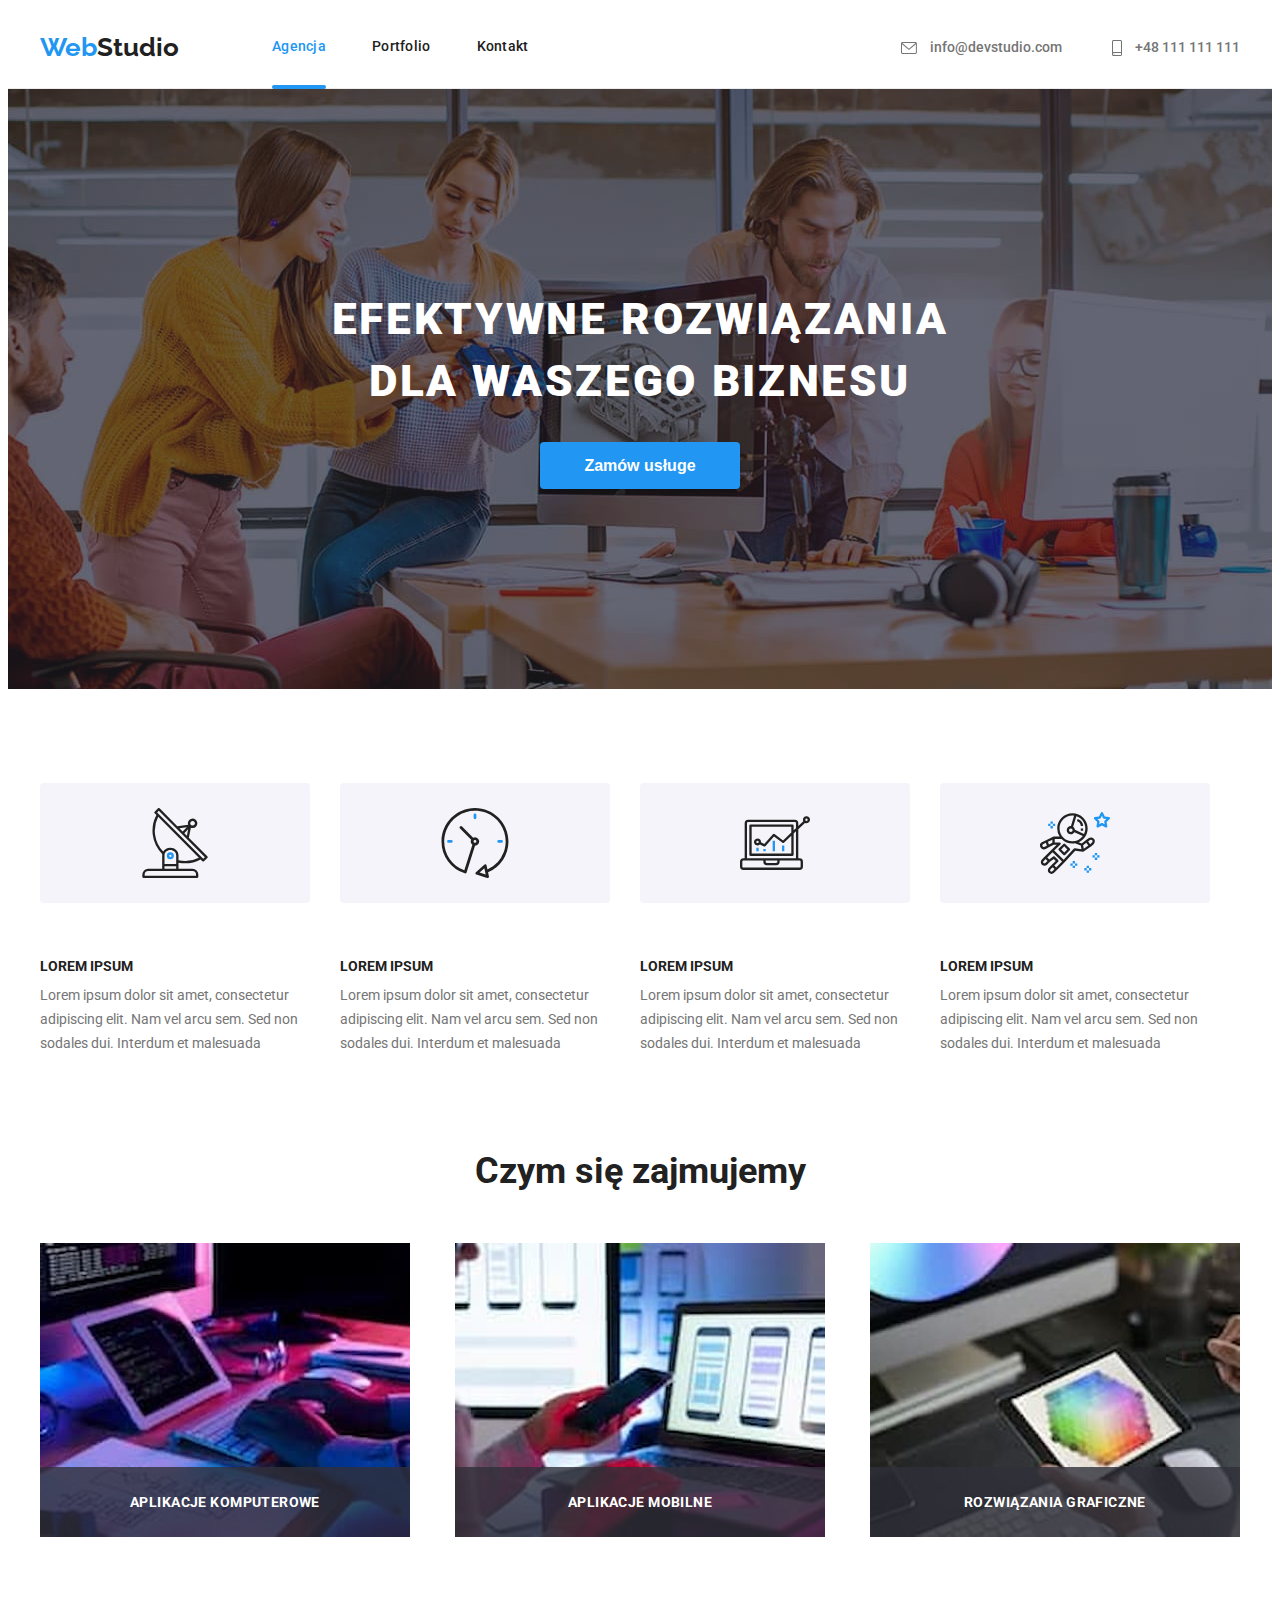
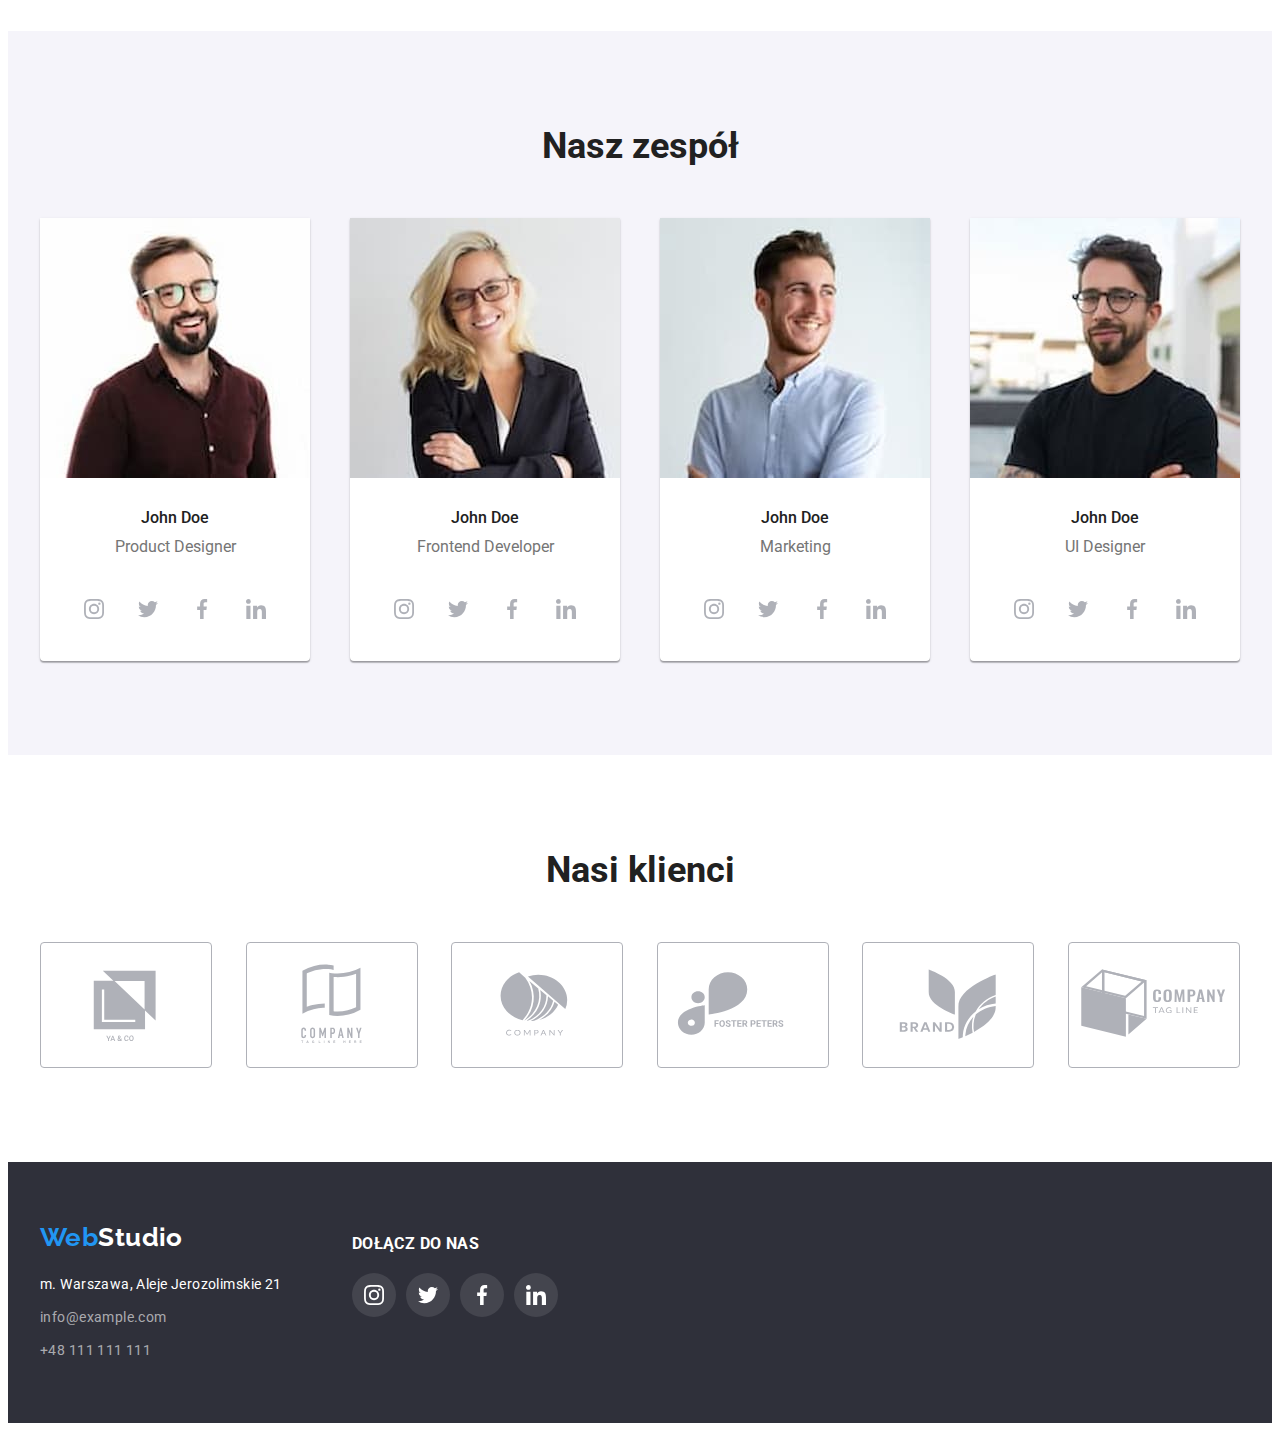
<file: index.html>
<!DOCTYPE html>
<html lang="pl">
  <head>
    <meta charset="UTF-8" />
    <title>hw3-main page</title>
    <link
      rel="stylesheet"
      href="https://cdnjs.cloudflare.com/ajax/libs/modern-normalize/1.1.0/modern-normalize.min.css"
      integrity="sha512-wpPYUAdjBVSE4KJnH1VR1HeZfpl1ub8YT/NKx4PuQ5NmX2tKuGu6U/JRp5y+Y8XG2tV+wKQpNHVUX03MfMFn9Q=="
      crossorigin="anonymous"
      referrerpolicy="no-referrer"
    />
    <link rel="stylesheet" href="./css/style.css" />
    <link rel="preconnect" href="https://fonts.googleapis.com" />
    <link rel="preconnect" href="https://fonts.gstatic.com" crossorigin />
    <link
      href="https://fonts.googleapis.com/css2?family=Raleway:wght@700&family=Roboto:wght@400;500;700;900&display=swap"
      rel="stylesheet"
    />
  </head>
  <body>
    <header class="header-wrapper">
      <div class="container">
        <nav class="menu">
          <a class="logo-main-style" href="#"
            ><span class="logo">Web</span><span class="logo-part-2">Studio</span></a
          >
          <ul class="nav-links">
            <li><a class="active" href="#">Agencja</a></li>
            <li><a href="portfolio.html">Portfolio</a></li>
            <li><a href="#">Kontakt</a></li>
          </ul>
        </nav>
        <div class="header-space-needed order-contact">
          <a class="contact" href="info@devstudio.com">
            <svg width="16px" height="12px">
              <use href="./images/icons.svg#icon-envelope"></use>
            </svg>
            info@devstudio.com
          </a>
          <a class="contact" href="tel:48111111111">
            <svg class="smartphone-icon" width="10px" height="16px">
              <use href="./images/icons.svg#icon-smartphone"></use>
            </svg>
            +48 111 111 111
          </a>
        </div>
      </div>
    </header>
    <main>
      <section class="section order">
        <div class="container">
          <h1>EFEKTYWNE ROZWIĄZANIA DLA WASZEGO BIZNESU</h1>
          <button data-modal-open>Zamów usługe</button>
          <div class="backdrop is-hidden" data-modal>
            <div class="modal">
              <button class="modal-close-btn" data-modal-close>&times;</button>
            </div>
          </div>
        </div>
      </section>
      <section class="section td-headers">
        <div class="container">
          <ul>
            <li>
              <div class="containter-icons">
                <svg width="70" height="70">
                  <use href="./images/icons.svg#icon-antenna"></use>
                </svg>
              </div>
              <h3>LOREM IPSUM</h3>
              <p>
                Lorem ipsum dolor sit amet, consectetur adipiscing elit. Nam vel arcu sem. Sed non
                sodales dui. Interdum et malesuada
              </p>
            </li>
            <li>
              <div class="containter-icons">
                <svg width="70" height="70">
                  <use href="./images/icons.svg#icon-clock"></use>
                </svg>
              </div>
              <h3>LOREM IPSUM</h3>
              <p>
                Lorem ipsum dolor sit amet, consectetur adipiscing elit. Nam vel arcu sem. Sed non
                sodales dui. Interdum et malesuada
              </p>
            </li>
            <li>
              <div class="containter-icons">
                <svg width="70" height="70">
                  <use href="./images/icons.svg#icon-diagram"></use>
                </svg>
              </div>
              <h3>LOREM IPSUM</h3>
              <p>
                Lorem ipsum dolor sit amet, consectetur adipiscing elit. Nam vel arcu sem. Sed non
                sodales dui. Interdum et malesuada
              </p>
            </li>
            <li>
              <div class="containter-icons">
                <svg width="70" height="70">
                  <use href="./images/icons.svg#icon-astronaut"></use>
                </svg>
              </div>
              <h3>LOREM IPSUM</h3>
              <p>
                Lorem ipsum dolor sit amet, consectetur adipiscing elit. Nam vel arcu sem. Sed non
                sodales dui. Interdum et malesuada
              </p>
            </li>
          </ul>
        </div>
      </section>
      <section class="section no-space-between-padding headers">
        <div class="container">
          <h2>Czym się zajmujemy</h2>
          <ul class="images-what-we-do">
            <li>
              <img src="images/computer1.jpg" alt="komputer" height="294" width="370" />
              <div>
                <p class="no-opacity">APLIKACJE KOMPUTEROWE</p>
              </div>
            </li>
            <li>
              <img src="images/laptop2.jpg" alt="laptop" height="294" width="370" />
              <div>
                <p class="no-opacity">APLIKACJE MOBILNE</p>
              </div>
            </li>
            <li>
              <img src="images/tablet3.jpg" alt="kolorowy tablet" height="294" width="370" />
              <div>
                <p class="no-opacity">ROZWIĄZANIA GRAFICZNE</p>
              </div>
            </li>
          </ul>
        </div>
      </section>
      <section class="section order-team">
        <div class="container headers">
          <h2>Nasz zespół</h2>
          <ul class="main-team-members-layout">
            <li>
              <figure>
                <img
                  src="images/john-doe-1.jpg"
                  alt="uśmiechnięty pan w okularach"
                  height="260"
                  width="270"
                />
                <figcaption>
                  <div class="main-team-member">John Doe</div>
                  <div class="main-team-position">Product Designer</div>
                  <ul class="media-links-icons">
                    <li tabindex="0">
                      <svg width="20" height="20">
                        <use href="./images/icons.svg#icon-instagram"></use>
                      </svg>
                    </li>
                    <li tabindex="0">
                      <svg width="20" height="20">
                        <use href="./images/icons.svg#icon-twitter"></use>
                      </svg>
                    </li>
                    <li tabindex="0">
                      <svg width="20" height="20">
                        <use href="./images/icons.svg#icon-facebook"></use>
                      </svg>
                    </li>
                    <li tabindex="0">
                      <svg width="20" height="20">
                        <use href="./images/icons.svg#icon-linkedin"></use>
                      </svg>
                    </li>
                  </ul>
                </figcaption>
              </figure>
            </li>
            <li>
              <figure>
                <img
                  src="images/john-doe-2.jpg"
                  alt="uśmiechnięta blondynka"
                  height="260"
                  width="270"
                />
                <figcaption>
                  <div class="main-team-member">John Doe</div>
                  <div class="main-team-position">Frontend Developer</div>
                  <ul class="media-links-icons">
                    <li tabindex="0">
                      <svg width="20" height="20">
                        <use href="./images/icons.svg#icon-instagram"></use>
                      </svg>
                    </li>
                    <li tabindex="0">
                      <svg width="20" height="20">
                        <use href="./images/icons.svg#icon-twitter"></use>
                      </svg>
                    </li>
                    <li tabindex="0">
                      <svg width="20" height="20">
                        <use href="./images/icons.svg#icon-facebook"></use>
                      </svg>
                    </li>
                    <li tabindex="0">
                      <svg width="20" height="20">
                        <use href="./images/icons.svg#icon-linkedin"></use>
                      </svg>
                    </li>
                  </ul>
                </figcaption>
              </figure>
            </li>
            <li>
              <figure>
                <img
                  src="images/john-doe-3.jpg"
                  alt="uśmiechnięty pan patrzący w swoje lewo"
                  height="260"
                  width="270"
                />
                <figcaption>
                  <div class="main-team-member">John Doe</div>
                  <div class="main-team-position">Marketing</div>
                  <ul class="media-links-icons">
                    <li tabindex="0">
                      <svg width="20" height="20">
                        <use href="./images/icons.svg#icon-instagram"></use>
                      </svg>
                    </li>
                    <li tabindex="0">
                      <svg width="20" height="20">
                        <use href="./images/icons.svg#icon-twitter"></use>
                      </svg>
                    </li>
                    <li tabindex="0">
                      <svg width="20" height="20">
                        <use href="./images/icons.svg#icon-facebook"></use>
                      </svg>
                    </li>
                    <li tabindex="0">
                      <svg width="20" height="20">
                        <use href="./images/icons.svg#icon-linkedin"></use>
                      </svg>
                    </li>
                  </ul>
                </figcaption>
              </figure>
            </li>
            <li>
              <figure>
                <img
                  src="images/john-doe-4.jpg"
                  alt="pan z brodą na dworze"
                  height="260"
                  width="270"
                />
                <figcaption>
                  <div class="main-team-member">John Doe</div>
                  <div class="main-team-position">UI Designer</div>
                  <ul class="media-links-icons">
                    <li tabindex="0">
                      <svg width="20" height="20">
                        <use href="./images/icons.svg#icon-instagram"></use>
                      </svg>
                    </li>
                    <li tabindex="0">
                      <svg width="20" height="20">
                        <use href="./images/icons.svg#icon-twitter"></use>
                      </svg>
                    </li>
                    <li tabindex="0">
                      <svg width="20" height="20">
                        <use href="./images/icons.svg#icon-facebook"></use>
                      </svg>
                    </li>
                    <li tabindex="0">
                      <svg width="20" height="20">
                        <use href="./images/icons.svg#icon-linkedin"></use>
                      </svg>
                    </li>
                  </ul>
                </figcaption>
              </figure>
            </li>
          </ul>
        </div>
      </section>
      <section class="section headers">
        <div class="container">
          <h2>Nasi klienci</h2>
          <ul class="our-clients-main">
            <li tabindex="0">
              <a
                ><svg class="our-clients-outline">
                  <use href="./images/icons.svg#icon-logo-1"></use>
                </svg>
              </a>
            </li>
            <li tabindex="0">
              <a
                ><svg class="our-clients-outline">
                  <use href="./images/icons.svg#icon-logo-2"></use>
                </svg>
              </a>
            </li>
            <li tabindex="0">
              <a
                ><svg class="our-clients-outline">
                  <use href="./images/icons.svg#icon-logo-3"></use>
                </svg>
              </a>
            </li>
            <li tabindex="0">
              <a
                ><svg class="our-clients-outline">
                  <use href="./images/icons.svg#icon-logo-4"></use>
                </svg>
              </a>
            </li>
            <li tabindex="0">
              <a
                ><svg class="our-clients-outline">
                  <use href="./images/icons.svg#icon-logo-5"></use>
                </svg>
              </a>
            </li>
            <li tabindex="0">
              <a
                ><svg class="our-clients-outline">
                  <use href="./images/icons.svg#icon-logo-6"></use>
                </svg>
              </a>
            </li>
          </ul>
        </div>
      </section>
    </main>
    <footer class="footer-wrapper">
      <div class="container join-us-icons">
        <div>
          <a class="logo-main-style" href="#"
            ><span class="logo">Web</span><span class="logo-second-part-footer">Studio</span></a
          >
          <address>
            <ul>
              <li>
                <div><span>m. Warszawa, Aleje Jerozolimskie 21</span></div>
              </li>
              <li><a class="footer-contact" href="info@example.com">info@example.com</a></li>
              <li><a class="footer-contact" href="tel:48111111111">+48 111 111 111</a></li>
            </ul>
          </address>
        </div>
        <div class="join-us">
          <h3>DOŁĄCZ DO NAS</h3>
          <ul class="media-links-icons-footer">
            <li tabindex="0">
              <svg width="20" height="20">
                <use href="./images/icons.svg#icon-instagram"></use>
              </svg>
            </li>
            <li tabindex="0">
              <svg width="20" height="20">
                <use href="./images/icons.svg#icon-twitter"></use>
              </svg>
            </li>
            <li tabindex="0">
              <svg width="20" height="20">
                <use href="./images/icons.svg#icon-facebook"></use>
              </svg>
            </li>
            <li tabindex="0">
              <svg width="20" height="20">
                <use href="./images/icons.svg#icon-linkedin"></use>
              </svg>
            </li>
          </ul>
        </div>
      </div>
    </footer>
    <script src="./js/modal.js"></script>
  </body>
</html>
</file>
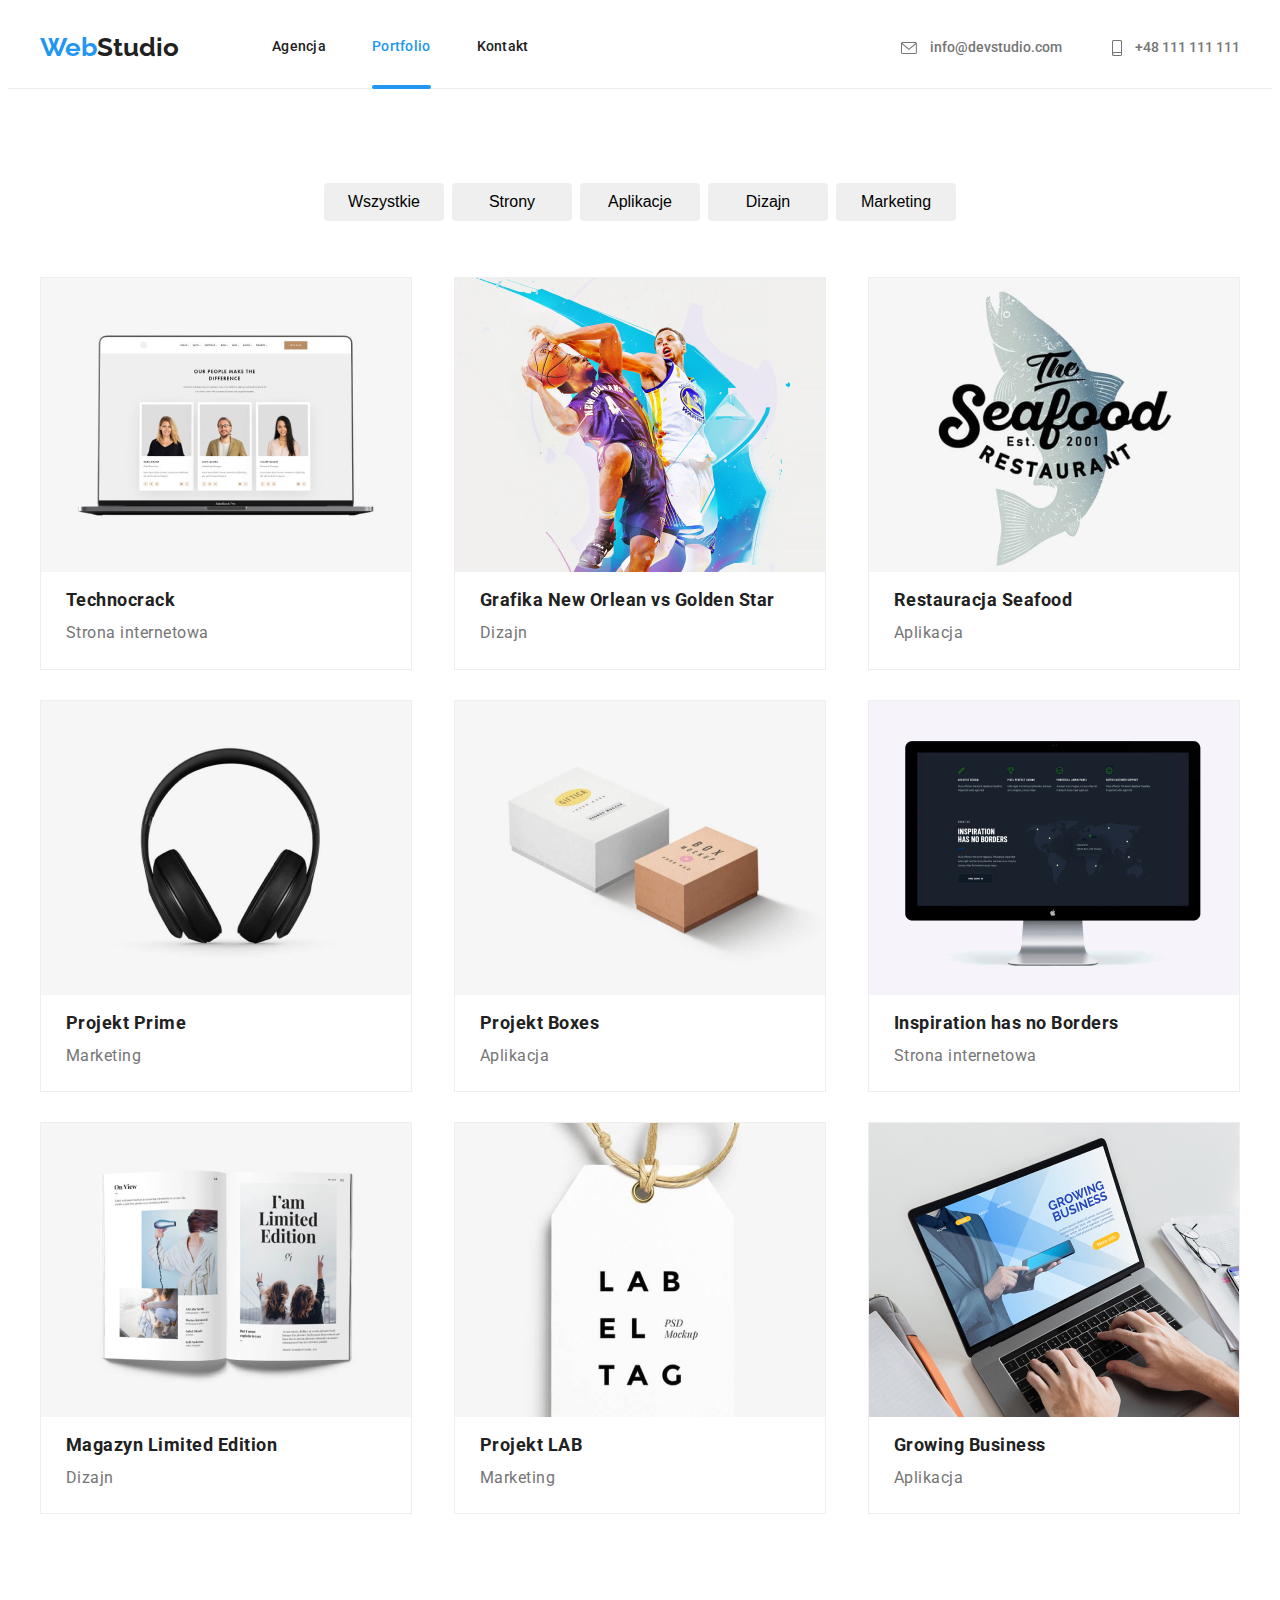
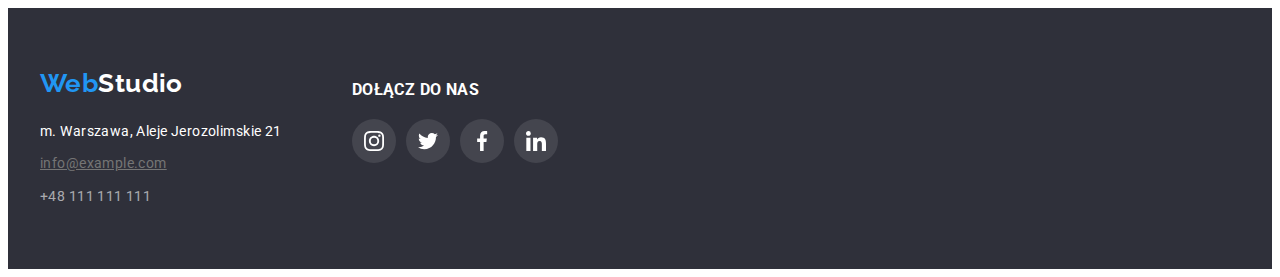
<file: portfolio.html>
<!DOCTYPE html>
<html lang="pl">
  <head>
    <meta charset="UTF-8" />
    <title>hw3-portfolio</title>
    <link
      rel="stylesheet"
      href="https://cdnjs.cloudflare.com/ajax/libs/modern-normalize/1.1.0/modern-normalize.min.css"
      integrity="sha512-wpPYUAdjBVSE4KJnH1VR1HeZfpl1ub8YT/NKx4PuQ5NmX2tKuGu6U/JRp5y+Y8XG2tV+wKQpNHVUX03MfMFn9Q=="
      crossorigin="anonymous"
      referrerpolicy="no-referrer"
    />
    <link rel="stylesheet" href="./css/style.css" />
    <link rel="preconnect" href="https://fonts.googleapis.com" />
    <link rel="preconnect" href="https://fonts.gstatic.com" crossorigin />
    <link
      href="https://fonts.googleapis.com/css2?family=Raleway:wght@700&family=Roboto:wght@400;500;700;900&display=swap"
      rel="stylesheet"
    />
  </head>
  <body>
    <header class="header-wrapper">
      <div class="container">
        <nav class="menu">
          <a class="logo-main-style" href="#"
            ><span class="logo">Web</span><span class="logo-part-2">Studio</span></a
          >
          <div>
            <ul class="nav-links">
              <li><a href="index.html">Agencja</a></li>
              <li><a class="active" href="#">Portfolio</a></li>
              <li><a href="#">Kontakt</a></li>
            </ul>
          </div>
        </nav>
        <div class="header-space-needed order-contact">
          <a class="contact" href="info@devstudio.com"
            ><svg width="16px" height="12px">
              <use href="./images/icons.svg#icon-envelope"></use>
            </svg>
            info@devstudio.com
          </a>
          <a class="contact" href="tel:48111111111">
            <svg width="10px" height="16px">
              <use href="./images/icons.svg#icon-smartphone"></use>
            </svg>
            +48 111 111 111
          </a>
        </div>
      </div>
    </header>
    <main>
      <section class="section">
        <div class="container">
          <ul class="buttons">
            <li>
              <button type="button">Wszystkie</button>
            </li>
            <li>
              <button type="button">Strony</button>
            </li>
            <li>
              <button type="button">Aplikacje</button>
            </li>
            <li>
              <button type="button">Dizajn</button>
            </li>
            <li>
              <button type="button">Marketing</button>
            </li>
          </ul>
        </div>
      </section>
      <section class="section no-space-between-padding">
        <div class="container">
          <ul class="portfolio-big-net">
            <li>
              <figure>
                <div class="technocrak-container">
                  <img
                    src="images/hw2/1-Technocrack.jpg"
                    alt="ekran z sylwetkami kandydatów"
                    height="294"
                    width="370"
                  />
                  <div class="overlay-technocrack">
                    <p>
                      Technocrack jest popularną platformą wykorzystywaną do rozpowszechniania
                      koronawirusa. Firmy wykorzystują tę platformę do celów szpiegowskich i ataków
                      na niezabezpieczone serwery konkurencji
                    </p>
                  </div>
                </div>
                <figcaption>
                  <div class="img-first-part">Technocrack</div>
                  <div class="img-second-part">Strona internetowa</div>
                </figcaption>
              </figure>
            </li>
            <li>
              <figure>
                <div class="technocrak-container">
                  <img
                    src="images/hw2/2-New-Orlean-vs-Golden-Star.jpg"
                    alt="dwaj koszykarze rzucają piłkę"
                    height="294"
                    width="370"
                  />
                  <div class="overlay-technocrack">
                    <p>
                      Technocrack jest popularną platformą wykorzystywaną do rozpowszechniania
                      koronawirusa. Firmy wykorzystują tę platformę do celów szpiegowskich i ataków
                      na niezabezpieczone serwery konkurencji
                    </p>
                  </div>
                </div>
                <figcaption>
                  <div class="img-first-part">Grafika New Orlean vs Golden Star</div>
                  <div class="img-second-part">Dizajn</div>
                </figcaption>
              </figure>
            </li>
            <li>
              <figure>
                <div class="technocrak-container">
                  <img
                    src="images/hw2/3-Seafood-restaurant.jpg"
                    alt="logo restauracji"
                    height="294"
                    width="370"
                  />
                  <div class="overlay-technocrack">
                    <p>
                      Technocrack jest popularną platformą wykorzystywaną do rozpowszechniania
                      koronawirusa. Firmy wykorzystują tę platformę do celów szpiegowskich i ataków
                      na niezabezpieczone serwery konkurencji
                    </p>
                  </div>
                </div>
                <figcaption>
                  <div class="img-first-part">Restauracja Seafood</div>
                  <div class="img-second-part">Aplikacja</div>
                </figcaption>
              </figure>
            </li>
            <li>
              <figure>
                <div class="technocrak-container">
                  <img
                    src="images/hw2/4-Prime-project.jpg"
                    alt="słuchawki nauszne"
                    height="294"
                    width="370"
                  />
                  <div class="overlay-technocrack">
                    <p>
                      Technocrack jest popularną platformą wykorzystywaną do rozpowszechniania
                      koronawirusa. Firmy wykorzystują tę platformę do celów szpiegowskich i ataków
                      na niezabezpieczone serwery konkurencji
                    </p>
                  </div>
                </div>
                <figcaption>
                  <div class="img-first-part">Projekt Prime</div>
                  <div class="img-second-part">Marketing</div>
                </figcaption>
              </figure>
            </li>
            <li>
              <figure>
                <div class="technocrak-container">
                  <img
                    src="images/hw2/5-Boxes-project.jpg"
                    alt="dwa leżące obok siebie pudełka"
                    height="294"
                    width="370"
                  />
                  <div class="overlay-technocrack">
                    <p>
                      Technocrack jest popularną platformą wykorzystywaną do rozpowszechniania
                      koronawirusa. Firmy wykorzystują tę platformę do celów szpiegowskich i ataków
                      na niezabezpieczone serwery konkurencji
                    </p>
                  </div>
                </div>
                <figcaption>
                  <div class="img-first-part">Projekt Boxes</div>
                  <div class="img-second-part">Aplikacja</div>
                </figcaption>
              </figure>
            </li>
            <li>
              <figure>
                <div class="technocrak-container">
                  <img
                    src="images/hw2/6-Inspiration-has-no-Borders.jpg"
                    alt="monitor z otwartą stroną internetową"
                    height="294"
                    width="370"
                  />
                  <div class="overlay-technocrack">
                    <p>
                      Technocrack jest popularną platformą wykorzystywaną do rozpowszechniania
                      koronawirusa. Firmy wykorzystują tę platformę do celów szpiegowskich i ataków
                      na niezabezpieczone serwery konkurencji
                    </p>
                  </div>
                </div>
                <figcaption>
                  <div class="img-first-part">Inspiration has no Borders</div>
                  <div class="img-second-part">Strona internetowa</div>
                </figcaption>
              </figure>
            </li>
            <li>
              <figure>
                <div class="technocrak-container">
                  <img
                    src="images/hw2/7-Limited-Edition-magazine.jpg"
                    alt="otwarty magazyn"
                    height="294"
                    width="370"
                  />
                  <div class="overlay-technocrack">
                    <p>
                      Technocrack jest popularną platformą wykorzystywaną do rozpowszechniania
                      koronawirusa. Firmy wykorzystują tę platformę do celów szpiegowskich i ataków
                      na niezabezpieczone serwery konkurencji
                    </p>
                  </div>
                </div>
                <figcaption>
                  <div class="img-first-part">Magazyn Limited Edition</div>
                  <div class="img-second-part">Dizajn</div>
                </figcaption>
              </figure>
            </li>
            <li>
              <figure>
                <div class="technocrak-container">
                  <img
                    src="images/hw2/8-LAB-project.jpg"
                    alt="metka z napisem firmy"
                    height="294"
                    width="370"
                  />
                  <div class="overlay-technocrack">
                    <p>
                      Technocrack jest popularną platformą wykorzystywaną do rozpowszechniania
                      koronawirusa. Firmy wykorzystują tę platformę do celów szpiegowskich i ataków
                      na niezabezpieczone serwery konkurencji
                    </p>
                  </div>
                </div>
                <figcaption>
                  <div class="img-first-part">Projekt LAB</div>
                  <div class="img-second-part">Marketing</div>
                </figcaption>
              </figure>
            </li>
            <li>
              <figure>
                <div class="technocrak-container">
                  <img
                    src="images/hw2/9-Growing-Business.jpg"
                    alt="ktoś pracuje na laptopie"
                    height="294"
                    width="370"
                  />
                  <div class="overlay-technocrack">
                    <p>
                      Technocrack jest popularną platformą wykorzystywaną do rozpowszechniania
                      koronawirusa. Firmy wykorzystują tę platformę do celów szpiegowskich i ataków
                      na niezabezpieczone serwery konkurencji
                    </p>
                  </div>
                </div>
                <figcaption>
                  <div class="img-first-part">Growing Business</div>
                  <div class="img-second-part">Aplikacja</div>
                </figcaption>
              </figure>
            </li>
          </ul>
        </div>
      </section>
    </main>
    <footer class="footer-wrapper">
      <div class="container join-us-icons">
        <div>
          <a class="logo-main-style" href="#"
            ><span class="logo">Web</span><span class="logo-second-part-footer">Studio</span>
          </a>
          <address>
            <ul class="footer-underline">
              <li>
                <div><span>m. Warszawa, Aleje Jerozolimskie 21</span></div>
              </li>
              <li><a class="footer-contact underline" href="info@example.com">info@example.com</a></li>
              <li><a class="footer-contact" href="tel:48111111111">+48 111 111 111</a></li>
            </ul>
          </address>
        </div>
        <div class="join-us">
          <h3>DOŁĄCZ DO NAS</h3>
          <ul class="media-links-icons-footer">
            <li tabindex="0">
              <svg width="20" height="20">
                <use href="./images/icons.svg#icon-instagram"></use>
              </svg>
            </li>
            <li tabindex="0">
              <svg width="20" height="20">
                <use href="./images/icons.svg#icon-twitter"></use>
              </svg>
            </li>
            <li tabindex="0">
              <svg width="20" height="20">
                <use href="./images/icons.svg#icon-facebook"></use>
              </svg>
            </li>
            <li tabindex="0">
              <svg width="20" height="20">
                <use href="./images/icons.svg#icon-linkedin"></use>
              </svg>
            </li>
          </ul>
        </div>
      </div>
    </footer>
  </body>
</html>
</file>
<file: css/style.css>
:root {
  --main-blue: #2196f3;
  --almost-black: #212121;
  --logo-white: #ffffff;
  --contact-grey: #757575;
  --backgroud-footer: #2f303a;
  --header-border: #ececec;
  --team-members-backgroud: #f5f4fa;
  --border-header: #eeeeee;
  --background-dark-transparent: #2f303a66;
  --logo-our-clients: #afb1b8;
}

ul {
  list-style: none;
}

svg,
img {
  vertical-align: middle;
}

h1,
h2,
h3,
h4,
p,
ul,
figure {
  margin: 0px;
  padding: 0px;
  border: 0px;
}

body {
  font-family: 'Roboto', sans-serif;
  color: var(--almost-black);
  font-style: normal;
  font-weight: 400;
  text-decoration: none;
}

.container {
  width: 1200px;
  margin: 0 auto;
  padding: 0 15px;
}

.section {
  padding: 94px 0px;
}

.section.order {
  padding: 0px;
}

.header-wrapper {
  padding: 24px 0 25px;
  border-bottom: solid 1px var(--header-border);
}

.header-wrapper .container {
  display: flex;
  justify-content: space-between;
  align-items: center;
}

.menu {
  display: flex;
  align-items: center;
  gap: 93px;
}

.header-space-needed {
  display: flex;
  gap: 50px;
  line-height: normal;
}

.order {
  background-image: linear-gradient(
      var(--background-dark-transparent),
      var(--background-dark-transparent)
    ),
    url('../images/img-background-main.jpg');
  background-position: center;
  background-repeat: no-repeat;
  text-align: center;
  display: flex;
}

.order .container h1 {
  font-weight: 900;
  font-size: 44px;
  line-height: 1.4;
  color: var(--logo-white);
  letter-spacing: 0.06em;
  margin-top: 200px;
  margin-left: 252px;
  margin-right: 252px;
}

.order .container > button {
  width: 200px;
  height: 47px;
  font-weight: 700;
  font-size: 16px;
  color: var(--logo-white);
  background-color: var(--main-blue);
  border: none;
  cursor: pointer;
  margin-top: 30px;
  margin-bottom: 200px;
  box-shadow: 0px 4px 4px rgba(0, 0, 0, 0.15);
  border-radius: 4px;
  padding: 0px;
}

.is-hidden {
  pointer-events: none;
  visibility: hidden;
  opacity: 0;
  transition: opacity 500ms 500ms ease, visibility 500ms 500ms ease;
}

.modal {
  background: var(--logo-white);
  border: 1px solid rgba(0, 0, 0, 0.1);
  width: 528px;
  height: 581px;
  position: relative;
  z-index: 3;
  padding-top: 8px;

  transform: scale(1);
  transition-property: transform;
  transition-duration: 1000ms;
  transition-timing-function: ease;
}

.backdrop.is-hidden .modal {
  transform: scale(0);
  transition-property: transform;
  transition-duration: 1000ms;
  transition-timing-function: ease;
  opacity: 1;
}

.order .container .modal-close-btn {
  color: var(--almost-black);
  background: var(--logo-white);
  border: 1px solid rgba(0, 0, 0, 0.1);
  border-radius: 50%;
  width: 30px;
  height: 30px;
  position: sticky;
  margin-left: 482px;
  line-height: normal;
}

.backdrop {
  position: fixed;
  inset: 0;
  background: rgba(0, 0, 0, 0.2);
  display: flex;
  justify-content: center;
  align-items: center;
  z-index: 2;
  width: 100%;
  height: 100%;
}

.logo-main-style {
  text-decoration: none;
  font-family: 'Raleway';
  font-style: normal;
  font-weight: 700;
  font-size: 26px;
  line-height: 1.2;
}

.logo {
  color: var(--main-blue);
}
.logo-part-2 {
  color: var(--almost-black);
}

.nav-links {
  display: flex;
  gap: 46px;
}

.nav-links > li > a {
  font-weight: 500;
  font-size: 14px;
  letter-spacing: 0.02em;
  color: var(--almost-black);
  text-decoration: none;
  line-height: 1;
}

.nav-links > li > a:hover,
.nav-links > li > a:focus {
  color: var(--main-blue);
  transition-duration: 250ms;
  transition-timing-function: cubic-bezier(0.4, 0, 0.2, 1);
}

.nav-links > li > a.active {
  color: var(--main-blue);
}

.nav-links > li > a.active::after {
  content: '';
  height: 4px;
  display: block;
  width: 100%;
  background-color: var(--main-blue);
  border-radius: 2px;
  position: relative;
  top: 30px;
}

.nav-links > li > a:hover::after,
.nav-links > li > a:focus::after {
  content: '';
  height: 4px;
  display: block;
  width: 100%;
  background-color: var(--main-blue);
  border-radius: 2px;
  position: relative;
  top: 30px;
}

.portfolio-big-net {
  row-gap: 30px;
  display: flex;
  flex-wrap: wrap;
  justify-content: space-between;
}

.portfolio-big-net figcaption {
  padding-top: 10px;
  padding-left: 25px;
  letter-spacing: 0.03em;
}

.overlay-technocrack > p {
  color: var(--logo-white);
  font-family: 'Roboto';
  font-style: normal;
  font-weight: 400;
  font-size: 18px;
  width: 370px;
  height: 294px;
  padding: 49px 45px 49px 24px;
  letter-spacing: 0.03em;
  line-height: 28px;
}

.overlay-technocrack {
  position: absolute;
  transform: translateY(100%);
  transition: transform 250ms cubic-bezier(0.4, 0, 0.2, 1);
  background-color: rgba(33, 150, 243, 0.9);
  bottom: 0;
  margin: 0;
  z-index: -1;
}

li:hover .overlay-technocrack {
  transform: translateY(0);
  z-index: 1;
  cursor: pointer;
  transition-duration: 250ms;
  transition-timing-function: cubic-bezier(0.4, 0, 0.2, 1);
}

.technocrak-container {
  position: relative;
  overflow: hidden;
}

.buttons {
  display: flex;
  justify-content: center;
  gap: 8px;
  margin-bottom: -44px;
}

.buttons button {
  font-weight: 500;
  font-size: 16px;
  width: 120px;
  height: 38px;
  background-color: none;
  cursor: pointer;
  border: none;
  border-radius: 4px;
}

.portfolio-big-net figure {
  background: var(--logo-white);
  border: 1px solid var(--border-header);
}

.portfolio-big-net figure:hover {
  box-shadow: 0px 1px 1px rgba(0, 0, 0, 0.12), 0px 4px 4px rgba(0, 0, 0, 0.06),
    1px 4px 6px rgba(0, 0, 0, 0.16);
  transition-duration: 250ms;
  transition-timing-function: cubic-bezier(0.4, 0, 0.2, 1);
}

.order-team {
  background-color: var(--team-members-backgroud);
}

.contact {
  font-weight: 500;
  font-size: 14px;
  color: var(--contact-grey);
  text-decoration: none;
  fill: currentColor;
}

.order-contact svg {
  margin-right: 10px;
}

.contact:hover,
.contact:focus {
  color: var(--main-blue);
  outline: none;
  transition-duration: 250ms;
  transition-timing-function: cubic-bezier(0.4, 0, 0.2, 1);
}

.header-space-needed div:hover {
  color: var(--main-blue);
  outline: none;
  transition-duration: 250ms;
  transition-timing-function: cubic-bezier(0.4, 0, 0.2, 1);
}

.td-headers ul {
  display: flex;
  justify-content: center;
}

.td-headers li > h3 {
  font-weight: 700;
  font-size: 14px;
  padding-bottom: 10px;
}

.containter-icons {
  background: var(--team-members-backgroud);
  border-radius: 4px;
  align-items: center;
  margin-bottom: 55px;
  padding-bottom: 25px;
  padding-top: 25px;
  text-align: center;
  margin-right: 30px;
}

.td-headers li > p {
  line-height: 1.7;
  color: var(--contact-grey);
  font-size: 14px;
}

.section .order-team {
  background-color: var(--team-members-backgroud);
}

.main-team-members-layout {
  display: flex;
  flex-direction: row;
  justify-content: space-between;
  text-align: center;
}

.main-team-members-layout > li {
  background: var(--logo-white);
  box-shadow: 0px 1px 3px rgba(0, 0, 0, 0.12), 0px 1px 1px rgba(0, 0, 0, 0.14),
    0px 2px 1px rgba(0, 0, 0, 0.2);
  border-radius: 0px 0px 4px 4px;
  font-size: 16px;
}

.media-links-icons {
  fill: var(--logo-our-clients);
  display: flex;
  justify-content: center;
  margin-bottom: 30px;
  gap: 10px;
}

.media-links-icons > li {
  padding: 12px;
  border-radius: 50%;
}

.media-links-icons > li:is(:hover, :focus) {
  background-color: var(--main-blue);
  outline: none;
  transition-duration: 250ms;
  transition-timing-function: cubic-bezier(0.4, 0, 0.2, 1);
}

.media-links-icons > li:is(:hover, :focus) > svg {
  fill: var(--logo-white);
  transition-duration: 250ms;
  transition-timing-function: cubic-bezier(0.4, 0, 0.2, 1);
}

.media-links-icons li:hover,
.media-links-icons li:focus {
  background-color: var(--main-blue);
  border-radius: 50%;
  fill: var(--logo-white);
  outline: none;
  transition-duration: 250ms;
  transition-timing-function: cubic-bezier(0.4, 0, 0.2, 1);
}

.our-clients-main {
  display: flex;
  justify-content: space-between;
  cursor: pointer;
  color: var(--logo-our-clients);
}

.our-clients-main > li:hover,
.our-clients-main > li:focus {
  color: var(--main-blue);
  outline: none;
  transition-duration: 250ms;
  transition-timing-function: cubic-bezier(0.4, 0, 0.2, 1);
}

.our-clients-outline {
  border: 1px solid;
  border-radius: 4px;
  width: 170px;
  height: 92px;
  padding-top: 16px;
  padding-bottom: 16px;
  fill: currentColor;
}

.media-links-icons-footer {
  fill: var(--logo-white);
  cursor: pointer;
  display: flex;
  gap: 10px;
}

.media-links-icons-footer > li {
  background-color: rgba(255, 255, 255, 0.1);
  border-radius: 50%;
  padding: 12px;
  display: flex;
}

.media-links-icons-footer li:hover,
.media-links-icons-footer li:focus {
  background-color: var(--main-blue);
  outline: none;
  transition-duration: 250ms;
  transition-timing-function: cubic-bezier(0.4, 0, 0.2, 1);
}

.join-us-icons {
  display: flex;
  gap: 70px;
}

.join-us {
  padding-top: 12px;
}

.join-us h3 {
  font-weight: 700;
  margin-bottom: 20px;
}

.headers h2 {
  font-weight: 700;
  font-size: 36px;
  line-height: 1.2;
  margin-bottom: 50px;
  text-align: center;
}

.no-space-between-padding {
  margin-top: -94px;
}

.images-what-we-do {
  display: flex;
  justify-content: space-between;
}

.img-first-part {
  font-weight: 700;
  font-size: 18px;
  line-height: 2;
  color: var(--almost-black);
}

.img-second-part {
  font-size: 16px;
  line-height: 1.9;
  color: var(--contact-grey);
  margin-bottom: 20px;
}

.footer-wrapper {
  background-color: var(--backgroud-footer);
  color: var(--logo-white);
  font-size: 14px;
  letter-spacing: 0.03em;
}

.footer-wrapper .container {
  padding-top: 60px;
  padding-bottom: 51px;
}

.footer-wrapper .container ul > li {
  margin-bottom: 9px;
  line-height: 1.7;
  font-style: normal;
}

.footer-wrapper .container ul li div {
  margin-top: 20px;
}

.logo-second-part-footer {
  color: var(--logo-white);
}

.footer-contact {
  color: rgba(255, 255, 255, 0.6);
  font-style: normal;
  text-decoration: none;
}

.underline {
  text-decoration: underline;
  color: var(--contact-grey);
}

.footer-contact:hover,
.footer-contact:focus {
  color: var(--main-blue);
  outline: none;
  transition-duration: 250ms;
  transition-timing-function: cubic-bezier(0.4, 0, 0.2, 1);
}

.main-team-member {
  font-weight: 500;
  margin-top: 30px;
  margin-bottom: 10px;
}

.main-team-position {
  color: var(--contact-grey);
  margin-bottom: 30px;
}

.buttons button:hover,
.buttons button:focus {
  background-color: var(--main-blue);
  color: var(--logo-white);
  outline: none;
  box-shadow: 0px 3px 1px rgba(0, 0, 0, 0.1), 0px 1px 2px rgba(0, 0, 0, 0.08),
    0px 2px 2px rgba(0, 0, 0, 0.12);
  border-radius: 4px;
  transition-duration: 250ms;
  transition-timing-function: cubic-bezier(0.4, 0, 0.2, 1);
}

.container .portfolio-big-net > figure > img:hover {
  transform: translatex(0);
  transition-duration: 250ms;
  transition-timing-function: cubic-bezier(0.4, 0, 0.2, 1);
  position: relative;
  background: rgba(33, 150, 243, 0.9);
}
p.no-opacity {
  color: var(--logo-white);
  font-weight: 700;
  font-size: 14px;
  text-align: center;
  letter-spacing: 0.03em;
}

.images-what-we-do > li > div {
  background: rgba(47, 48, 58, 0.8);
  padding: 27px 0;
  margin-top: -70px;
  position: relative;
}
</file>
